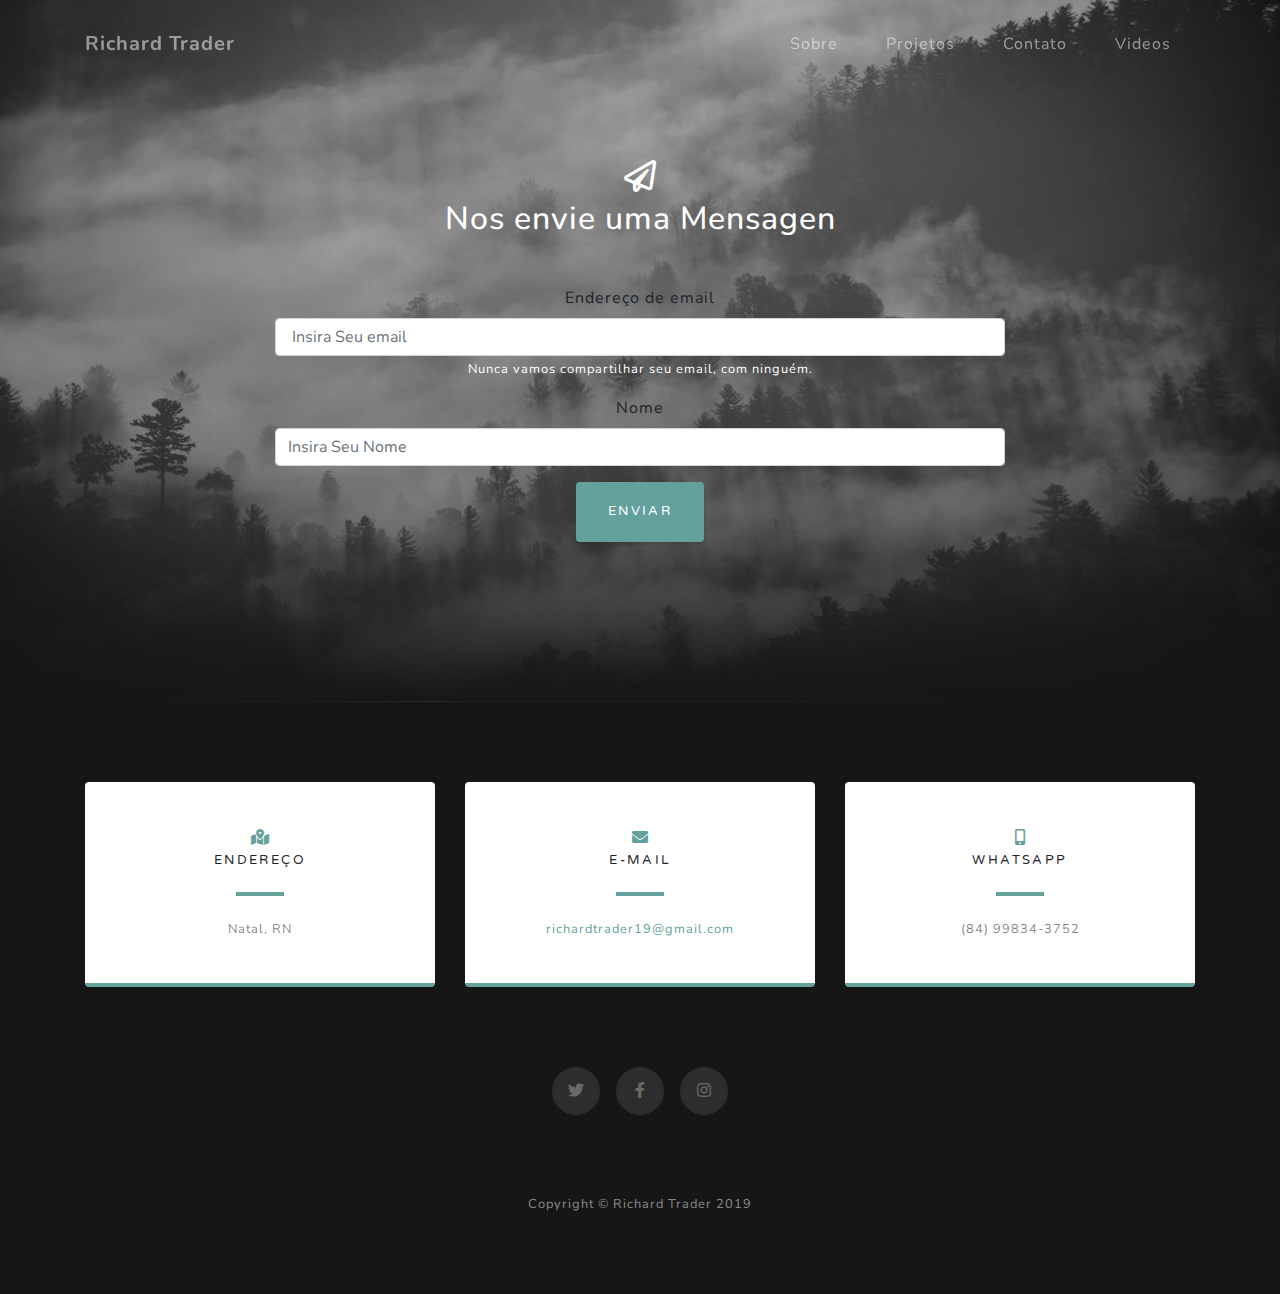
<file: contato.html>
<!DOCTYPE html>
<html lang="en">

<head>

  <meta charset="utf-8">
  <meta name="viewport" content="width=device-width, initial-scale=1, shrink-to-fit=no">
  <meta name="description" content="">
  <meta name="author" content="">

  <title>Mercado Financeiro/ Opções Binárias</title>

  <!-- Bootstrap core CSS -->
  <link href="vendor/bootstrap/css/bootstrap.min.css" rel="stylesheet">

  <!-- Custom fonts for this template -->
  <link href="vendor/fontawesome-free/css/all.min.css" rel="stylesheet">
  <link href="https://fonts.googleapis.com/css?family=Varela+Round" rel="stylesheet">
  <link href="https://fonts.googleapis.com/css?family=Nunito:200,200i,300,300i,400,400i,600,600i,700,700i,800,800i,900,900i" rel="stylesheet">

  <!-- Custom styles for this template -->
  <link href="css/grayscale.min.css" rel="stylesheet">


</head>

<body id="page-top">

  <!-- Navigation -->
  <nav class="navbar navbar-expand-lg navbar-light fixed-top" id="mainNav">
    <div class="container">
      <a class="navbar-brand js-scroll-trigger" href="index.html">Richard Trader</a>
      <button class="navbar-toggler navbar-toggler-right" type="button" data-toggle="collapse" data-target="#navbarResponsive" aria-controls="navbarResponsive" aria-expanded="false" aria-label="Toggle navigation">
        Menu
        <i class="fas fa-bars"></i>
      </button>
      <div class="collapse navbar-collapse" id="navbarResponsive">
        <ul class="navbar-nav ml-auto">
          <li class="nav-item">
            <a class="nav-link js-scroll-trigger" href="sobre.html">Sobre</a>
          </li>
          <li class="nav-item">
            <a class="nav-link js-scroll-trigger" href="projetos.html">Projetos</a>
          </li>
          <li class="nav-item">
            <a class="nav-link js-scroll-trigger" href="contato.html">Contato</a>
          </li>
          <li class="nav-item">
            <a class="nav-link js-scroll-trigger" href="videosrecomendados.html">Videos</a>
          </li>
        </ul>
      </div>
    </div>
  </nav>

  <!-- Signup Section -->
  <section id="signup" class="signup-section">
    <div class="container">
      <div class="row">
        <div class="col-md-10 col-lg-8 mx-auto text-center">

          <i class="far fa-paper-plane fa-2x mb-2 text-white"></i>
          <h2 class="text-white mb-5">Nos envie uma Mensagen</h2>

          <form>
  <div class="form-group">
    <label for="exampleInputEmail1">Endereço de email</label>
    <input type="email" class="form-control" id="exampleInputEmail1" aria-describedby="emailHelp" placeholder=" Insira Seu email" required="required">
    <small id="emailHelp" class=" text-white ">Nunca vamos compartilhar seu email, com ninguém.</small>
  </div>
  <div class="form-group">
    <label for="exampleInputPassword1">Nome</label>
    <input type="name" class="form-control" id="exampleInputName1" placeholder="Insira Seu Nome" required="required">
  </div>
  <div class="form-group form-check">
    <!-- <input type="checkbox" class="form-check-input" id="exampleCheck1"> -->
    <!-- <label class="form-check-label" for="exampleCheck1">Clique em mim</label> -->
  </div>
  <button type="submit" class="btn btn-primary">Enviar</button>
</form>

        </div>
      </div>
    </div>
  </section>

  <!-- Contact Section -->
  <section class="contact-section bg-black">
    <div class="container">

      <div class="row">

        <div class="col-md-4 mb-3 mb-md-0">
          <div class="card py-4 h-100">
            <div class="card-body text-center">
              <i class="fas fa-map-marked-alt text-primary mb-2"></i>
              <h4 class="text-uppercase m-0">Endereço</h4>
              <hr class="my-4">
              <div class="small text-black-50">Natal, RN</div>
            </div>
          </div>
        </div>

        <div class="col-md-4 mb-3 mb-md-0">
          <div class="card py-4 h-100">
            <div class="card-body text-center">
              <i class="fas fa-envelope text-primary mb-2"></i>
              <h4 class="text-uppercase m-0">E-mail</h4>
              <hr class="my-4">
              <div class="small text-black-50">
                <a href="#">richardtrader19@gmail.com</a>
              </div>
            </div>
          </div>
        </div>

        <div class="col-md-4 mb-3 mb-md-0">
          <div class="card py-4 h-100">
            <div class="card-body text-center">
              <i class="fas fa-mobile-alt text-primary mb-2"></i>
              <h4 class="text-uppercase m-0">Whatsapp</h4>
              <hr class="my-4">
              <div class="small text-black-50">(84) 99834-3752</div>
            </div>
          </div>
        </div>
      </div>

      <div class="social d-flex justify-content-center">
        <a href="#" class="mx-2">
          <i class="fab fa-twitter"></i>
        </a>
        <a href="#" class="mx-2">
          <i class="fab fa-facebook-f"></i>
        </a>
        <a href="#" class="mx-2">
          <i class="fab fa-instagram"></i>
        </a>
      </div>

    </div>
  </section>

  <!-- Footer -->
  <footer class="bg-black small text-center text-white-50">
    <div class="container">
      Copyright &copy; Richard Trader 2019
    </div>
  </footer>

  <!-- Bootstrap core JavaScript -->
  <script src="vendor/jquery/jquery.min.js"></script>
  <script src="vendor/bootstrap/js/bootstrap.bundle.min.js"></script>

  <!-- Plugin JavaScript -->
  <script src="vendor/jquery-easing/jquery.easing.min.js"></script>

  <!-- Custom scripts for this template -->
  <script src="js/grayscale.min.js"></script>

</body>

</html>
</file>
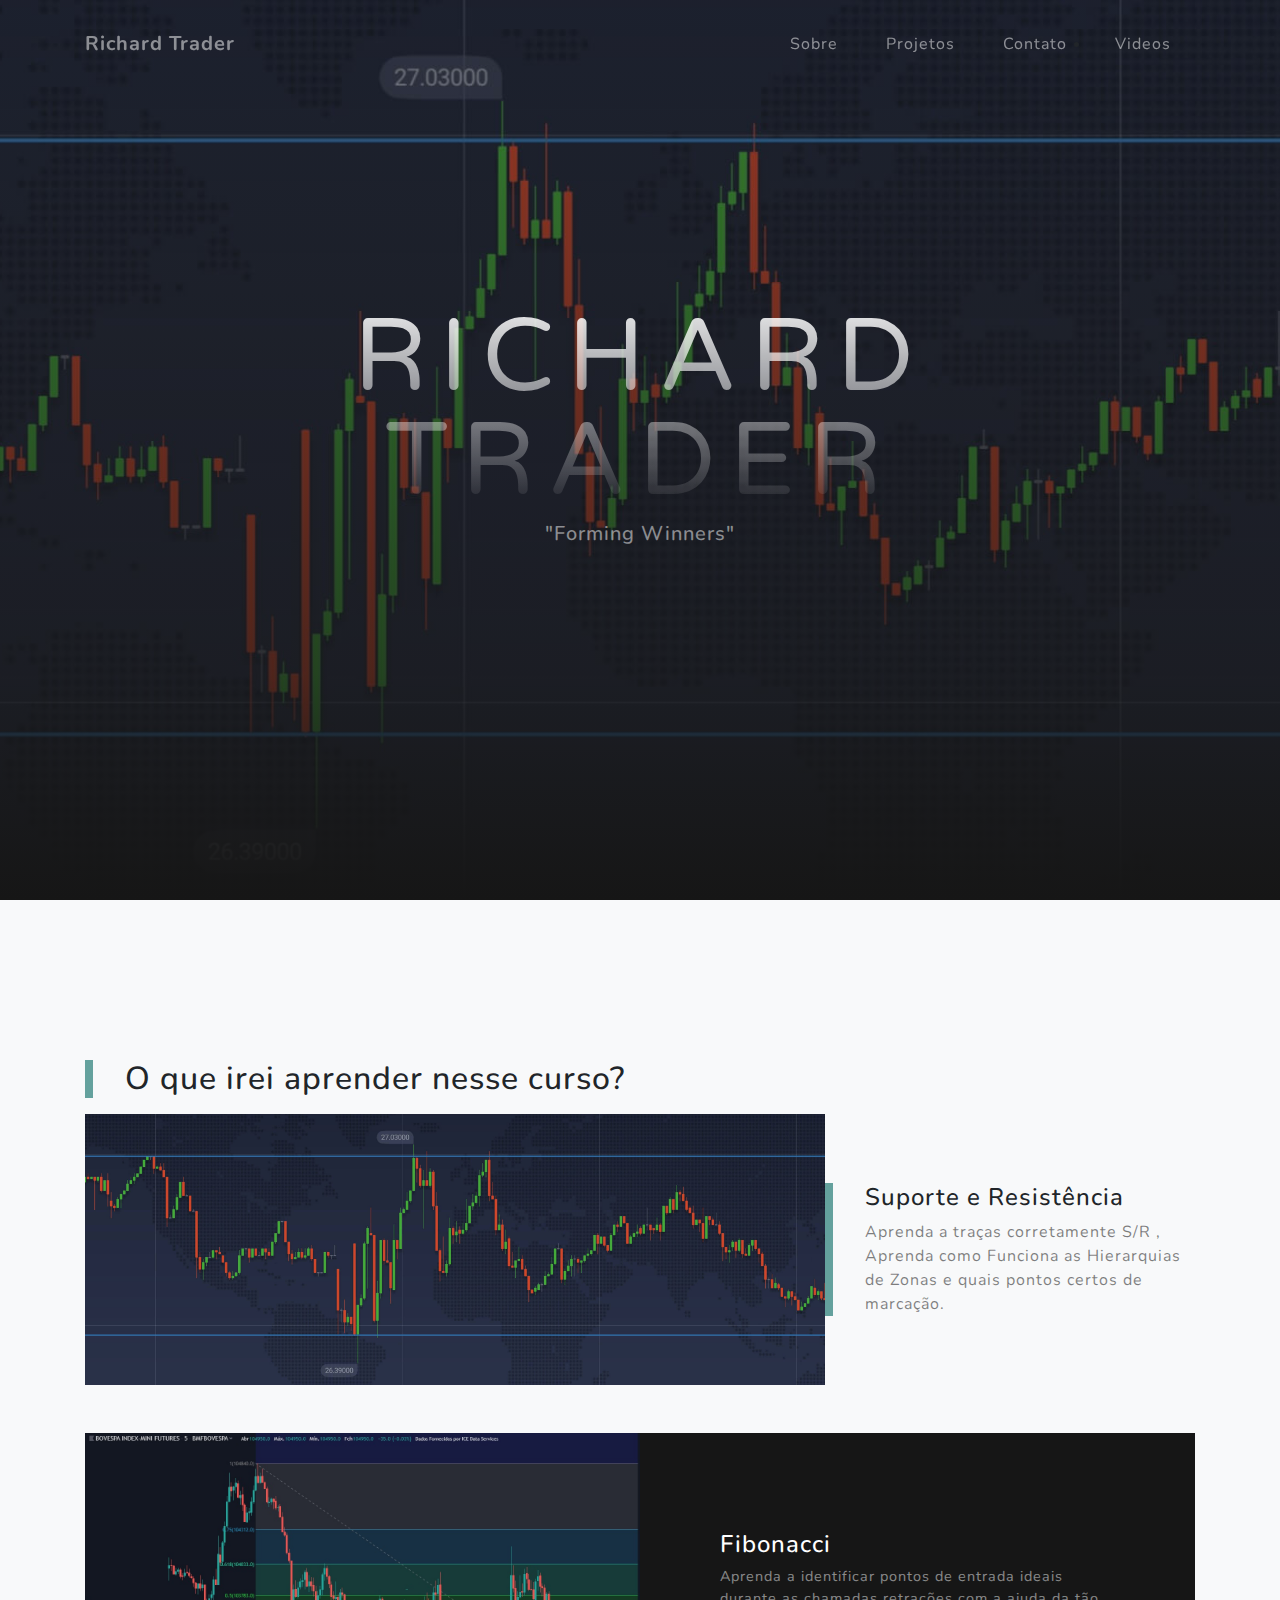
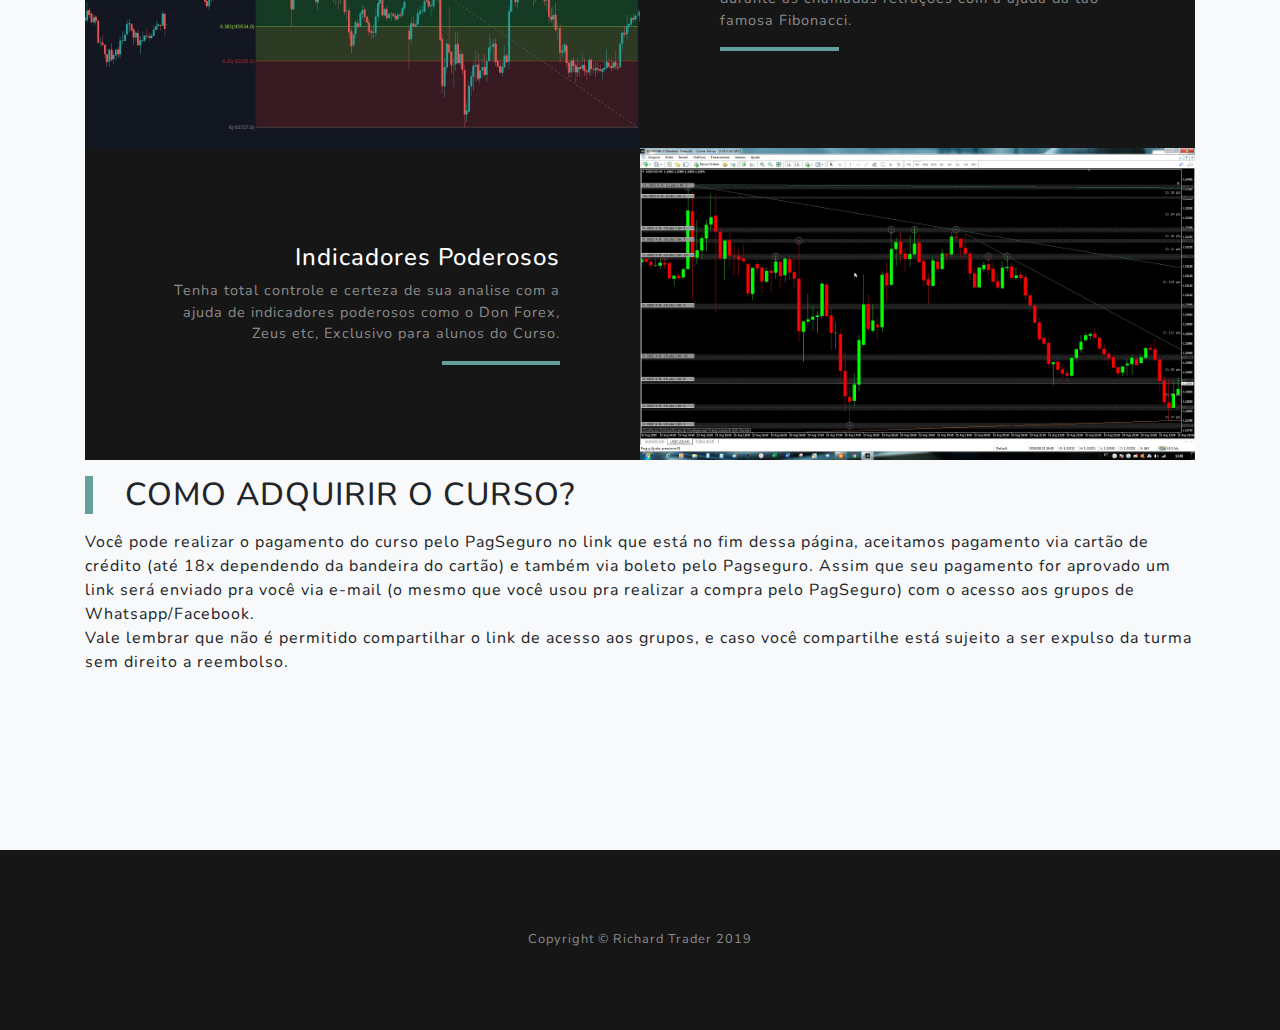
<file: projetos.html>
<!DOCTYPE html>
<html lang="en">

<head>

  <meta charset="utf-8">
  <meta name="viewport" content="width=device-width, initial-scale=1, shrink-to-fit=no">
  <meta name="description" content="">
  <meta name="author" content="">

  <title>Mercado Financeiro/ Opções Binárias</title>

  <!-- Bootstrap core CSS -->
  <link href="vendor/bootstrap/css/bootstrap.min.css" rel="stylesheet">

  <!-- Custom fonts for this template -->
  <link href="vendor/fontawesome-free/css/all.min.css" rel="stylesheet">
  <link href="https://fonts.googleapis.com/css?family=Varela+Round" rel="stylesheet">
  <link href="https://fonts.googleapis.com/css?family=Nunito:200,200i,300,300i,400,400i,600,600i,700,700i,800,800i,900,900i" rel="stylesheet">

  <!-- Custom styles for this template -->
  <link href="css/grayscale.min.css" rel="stylesheet">

</head>

<body id="page-top">

  <!-- Navigation -->
  <nav class="navbar navbar-expand-lg projectbg fixed-top" id="mainNav">
    <div class="container">
      <a class="navbar-brand js-scroll-trigger" href="index.html">Richard Trader</a>
      <button class="navbar-toggler navbar-toggler-right" type="button" data-toggle="collapse" data-target="#navbarResponsive" aria-controls="navbarResponsive" aria-expanded="false" aria-label="Toggle navigation">
        Menu
        <i class="fas fa-bars"></i>
      </button>
      <div class="collapse navbar-collapse" id="navbarResponsive">
        <ul class="navbar-nav ml-auto">
          <li class="nav-item">
            <a class="nav-link js-scroll-trigger" href="sobre.html">Sobre</a>
          </li>
          <li class="nav-item">
            <a class="nav-link js-scroll-trigger" href="projetos.html">Projetos</a>
          </li>
          <li class="nav-item">
            <a class="nav-link js-scroll-trigger" href="contato.html">Contato</a>
          </li>
        </ul>
        <li class="nav-item">
          <a class="nav-link js-scroll-trigger" href="videosrecomendados.html">Videos</a>
        </li>
      </div>
    </div>
  </nav>
  
  <!-- Header -->
  <header class="masthead">
    <div class="container d-flex h-100 align-items-center">
      <div class="mx-auto text-center">
        <h1 class="mx-auto my-0 text-uppercase">Richard Trader</h1>
        <h2 class="text-white-50 mx-auto mt-2 mb-5">"Forming Winners"</h2>
      </div>
    </div>
  </header>

  <!-- Projects Section -->
  <section id="projects" class="projects-section bg-light">
    <div class="container">
        <h2 class="featured-text text-center text-lg-left">O que irei aprender nesse curso?</h2>
		<p></p>
      <!-- Featured Project Row -->
      <div class="row align-items-center no-gutters mb-4 mb-lg-5">
        <div class="col-xl-8 col-lg-7">
          <img class="img-fluid mb-3 mb-lg-0" src="img/bg-masthead.jpg" alt="">
        </div>
        <div class="col-xl-4 col-lg-5">
          <div class="featured-text text-center text-lg-left">
            <h4>Suporte e Resistência</h4>
            <p class="text-black-50 mb-0">Aprenda a traças corretamente S/R , Aprenda como Funciona as Hierarquias de Zonas e quais pontos certos de marcação. </p>
          </div>
        </div>
      </div>

      <!-- Project One Row -->
      <div class="row justify-content-center no-gutters mb-5 mb-lg-0">
        <div class="col-lg-6">
          <img class="img-fluid" src="img/demo-image-01.jpg" alt="">
        </div>
        <div class="col-lg-6">
          <div class="bg-black text-center h-100 project">
            <div class="d-flex h-100">
              <div class="project-text w-100 my-auto text-center text-lg-left">
                <h4 class="text-white">Fibonacci</h4>
                <p class="mb-0 text-white-50"> Aprenda a identificar pontos de entrada ideais durante as chamadas retrações com a ajuda da tão famosa Fibonacci.</p>
                <hr class="d-none d-lg-block mb-0 ml-0">
              </div>
            </div>
          </div>
        </div>
      </div>

      <!-- Project Two Row -->
      <div class="row justify-content-center no-gutters">
        <div class="col-lg-6">
          <img class="img-fluid" src="img/demo-image-02.jpg" alt="">
        </div>
        <div class="col-lg-6 order-lg-first">
          <div class="bg-black text-center h-100 project">
            <div class="d-flex h-100">
              <div class="project-text w-100 my-auto text-center text-lg-right">
                <h4 class="text-white">Indicadores Poderosos</h4>
                <p class="mb-0 text-white-50">Tenha total controle e certeza de sua analise com a ajuda de indicadores poderosos como o Don Forex, Zeus etc, Exclusivo para alunos do Curso.</p>
                <hr class="d-none d-lg-block mb-0 mr-0">
              </div>			  
            </div>
          </div>
        </div>
      </div>
	  <p>
 <h2 class="featured-text text-center text-lg-left">COMO ADQUIRIR O CURSO?</h2>
 <p>
 <p class="mb-0 text-black">
Você pode realizar o pagamento do curso pelo PagSeguro no link que está no fim dessa página, aceitamos pagamento via cartão de crédito (até 18x dependendo da bandeira do cartão) e também via boleto pelo Pagseguro.

Assim que seu pagamento for aprovado um link será enviado pra você via e-mail (o mesmo que você usou pra realizar a compra pelo PagSeguro) com o acesso aos grupos de Whatsapp/Facebook.

​

<p>Vale lembrar que não é permitido compartilhar o link de acesso aos grupos, e caso você compartilhe está sujeito a ser expulso da turma sem direito a reembolso.</p>
    </div>
  </section>


  <!-- Footer -->
  <footer class="bg-black small text-center text-white-50">
    <div class="container">
      Copyright &copy; Richard Trader 2019
    </div>
  </footer>

  <!-- Bootstrap core JavaScript -->
  <script src="vendor/jquery/jquery.min.js"></script>
  <script src="vendor/bootstrap/js/bootstrap.bundle.min.js"></script>

  <!-- Plugin JavaScript -->
  <script src="vendor/jquery-easing/jquery.easing.min.js"></script>

  <!-- Custom scripts for this template -->
  <script src="js/grayscale.min.js"></script>

</body>

</html>
</file>
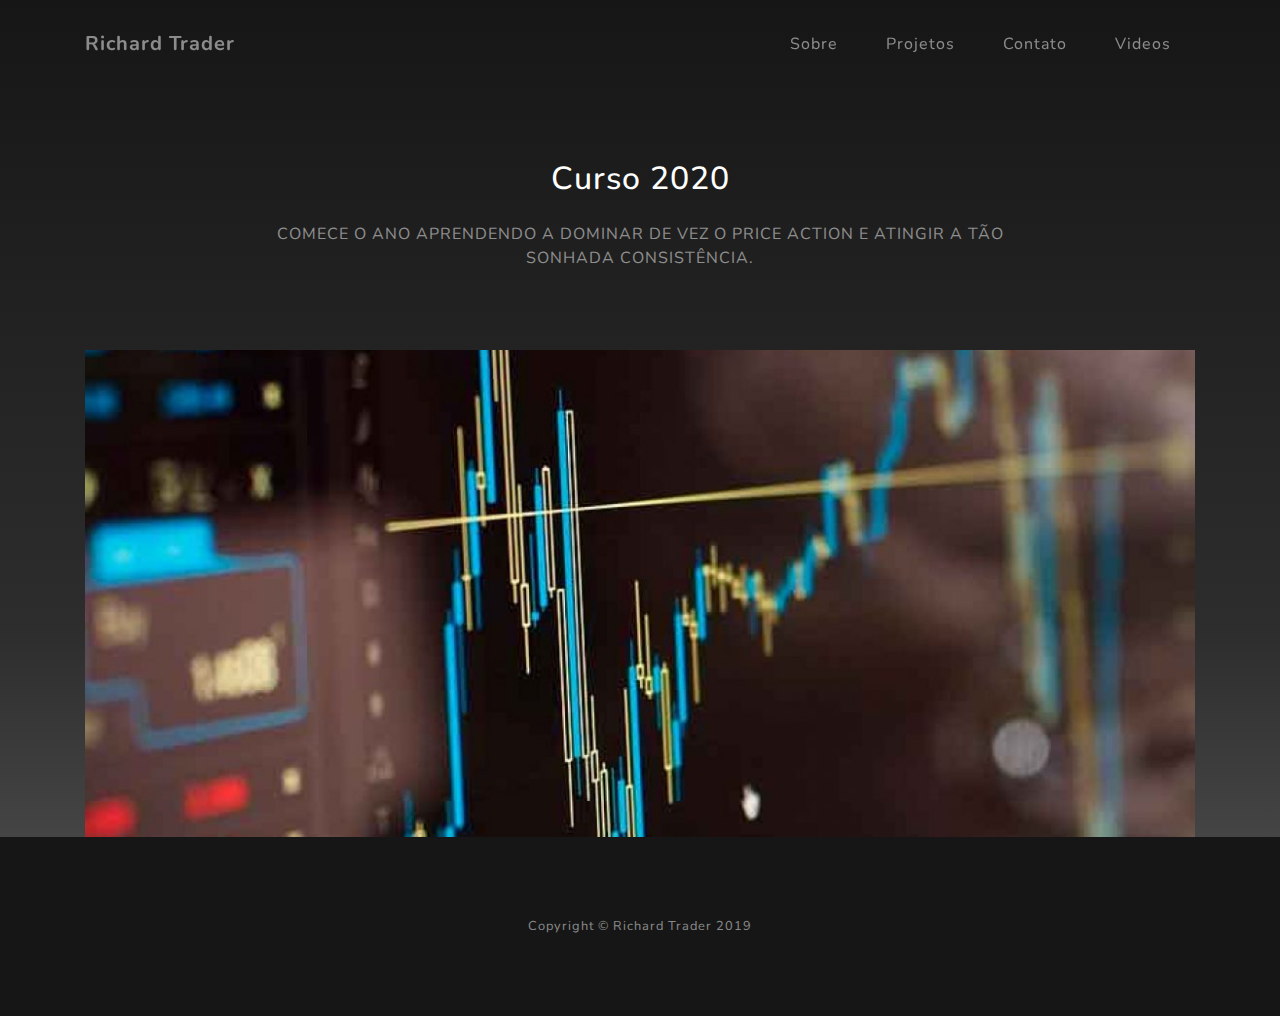
<file: sobre.html>
<!DOCTYPE html>
<html lang="en">

<head>

  <meta charset="utf-8">
  <meta name="viewport" content="width=device-width, initial-scale=1, shrink-to-fit=no">
  <meta name="description" content="">
  <meta name="author" content="">

  <title>Mercado Financeiro/ Opções Binárias</title>

  <!-- Bootstrap core CSS -->
  <link href="vendor/bootstrap/css/bootstrap.min.css" rel="stylesheet">

  <!-- Custom fonts for this template -->
  <link href="vendor/fontawesome-free/css/all.min.css" rel="stylesheet">
  <link href="https://fonts.googleapis.com/css?family=Varela+Round" rel="stylesheet">
  <link href="https://fonts.googleapis.com/css?family=Nunito:200,200i,300,300i,400,400i,600,600i,700,700i,800,800i,900,900i" rel="stylesheet">

  <!-- Custom styles for this template -->
  <link href="css/grayscale.min.css" rel="stylesheet">

</head>

<body id="page-top">

  <!-- Navigation -->
  <nav class="navbar navbar-expand-lg navbar-light fixed-top" id="mainNav">
    <div class="container">
      <a class="navbar-brand js-scroll-trigger" href="index.html">Richard Trader</a>
      <button class="navbar-toggler navbar-toggler-right" type="button" data-toggle="collapse" data-target="#navbarResponsive" aria-controls="navbarResponsive" aria-expanded="false" aria-label="Toggle navigation">
        Menu
        <i class="fas fa-bars"></i>
      </button>
      <div class="collapse navbar-collapse" id="navbarResponsive">
        <ul class="navbar-nav ml-auto">
          <li class="nav-item">
            <a class="nav-link js-scroll-trigger" href="sobre.html">Sobre</a>
          </li>
          <li class="nav-item">
            <a class="nav-link js-scroll-trigger" href="projetos.html">Projetos</a>
          </li>
          <li class="nav-item">
            <a class="nav-link js-scroll-trigger" href="contato.html">Contato</a>
          </li>
          <li class="nav-item">
            <a class="nav-link js-scroll-trigger" href="videosrecomendados.html">Videos</a>
          </li>
        </ul>
      </div>
    </div>
  </nav>

  <!-- About Section -->
  <section id="about" class="about-section text-center">
    <div class="container">
      <div class="row">
        <div class="col-lg-8 mx-auto">
          <h2 class="text-white mb-4">Curso 2020</h2>
          <p class="text-white-50">COMECE O ANO APRENDENDO A DOMINAR DE VEZ O PRICE ACTION
            E ATINGIR A TÃO SONHADA CONSISTÊNCIA.</p>
        </div>
      </div>
      <img src="img/candles.jpg" class="img-fluid" alt="">
    </div>
  </section>

  <!-- Footer -->
  <footer class="bg-black small text-center text-white-50">
    <div class="container">
      Copyright &copy; Richard Trader 2019
    </div>
  </footer>

  <!-- Bootstrap core JavaScript -->
  <script src="vendor/jquery/jquery.min.js"></script>
  <script src="vendor/bootstrap/js/bootstrap.bundle.min.js"></script>

  <!-- Plugin JavaScript -->
  <script src="vendor/jquery-easing/jquery.easing.min.js"></script>

  <!-- Custom scripts for this template -->
  <script src="js/grayscale.min.js"></script>

</body>

</html>
</file>
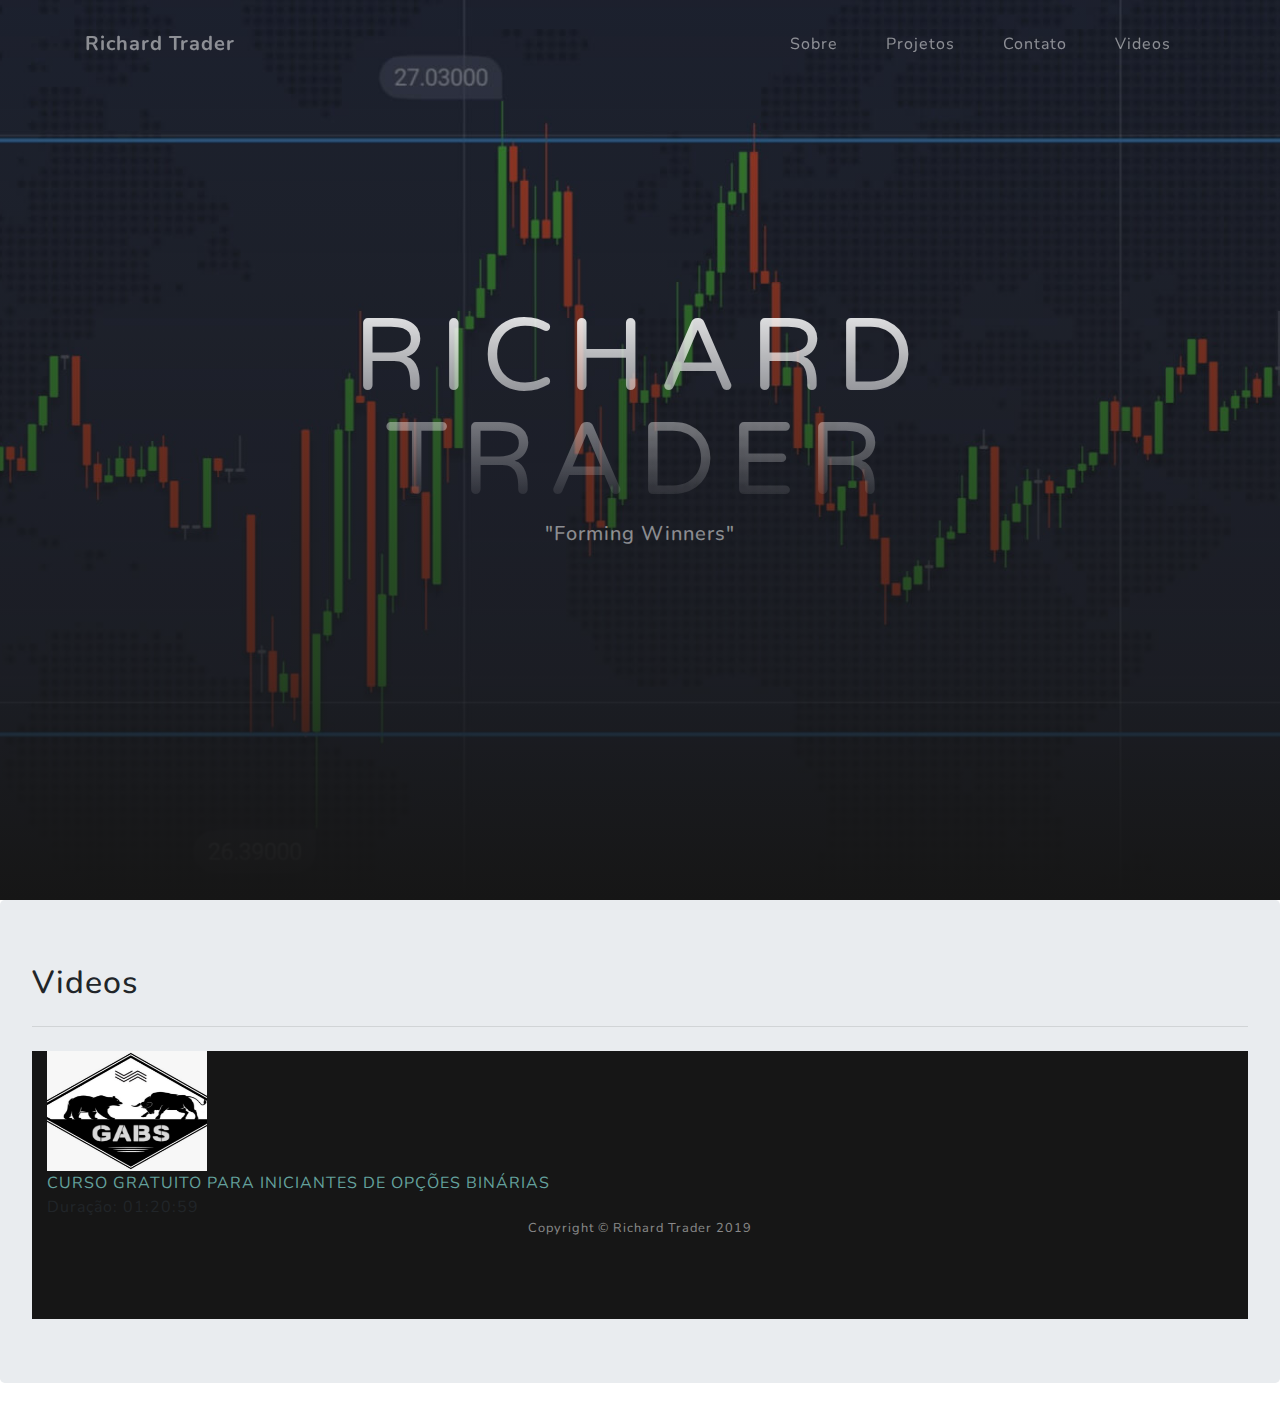
<file: videosrecomendados.html>
<!DOCTYPE html>
<html lang="en">

<head>

  <meta charset="utf-8">
  <meta name="viewport" content="width=device-width, initial-scale=1, shrink-to-fit=no">
  <meta name="description" content="">
  <meta name="author" content="">

  <title>Mercado Financeiro/ Opções Binárias</title>

  <!-- Bootstrap core CSS -->
  <link href="vendor/bootstrap/css/bootstrap.min.css" rel="stylesheet">

  <!-- Custom fonts for this template -->
  <link href="vendor/fontawesome-free/css/all.min.css" rel="stylesheet">
  <link href="https://fonts.googleapis.com/css?family=Varela+Round" rel="stylesheet">
  <link href="https://fonts.googleapis.com/css?family=Nunito:200,200i,300,300i,400,400i,600,600i,700,700i,800,800i,900,900i" rel="stylesheet">

  <!-- Custom styles for this template -->
  <link href="css/grayscale.min.css" rel="stylesheet">

</head>

<body id="page-top">

  <!-- Navigation -->
  <nav class="navbar navbar-expand-lg navbar-light fixed-top" id="mainNav">
    <div class="container">
      <a class="navbar-brand js-scroll-trigger" href="index.html">Richard Trader</a>
      <button class="navbar-toggler navbar-toggler-right" type="button" data-toggle="collapse" data-target="#navbarResponsive" aria-controls="navbarResponsive" aria-expanded="false" aria-label="Toggle navigation">
        Menu
        <i class="fas fa-bars"></i>
      </button>
      <div class="collapse navbar-collapse" id="navbarResponsive">
        <ul class="navbar-nav ml-auto">
          <li class="nav-item">
            <a class="nav-link js-scroll-trigger" href="sobre.html">Sobre</a>
          </li>
          <li class="nav-item">
            <a class="nav-link js-scroll-trigger" href="projetos.html">Projetos</a>
          </li>
          <li class="nav-item">
            <a class="nav-link js-scroll-trigger" href="contato.html">Contato</a>
          </li>
          <li class="nav-item">
            <a class="nav-link js-scroll-trigger" href="videosrecomendados.html">Videos</a>
          </li>
        </ul>
      </div>
    </div>
  </nav>

  <!-- Header -->
  <header class="masthead">
    <div class="container d-flex h-100 align-items-center">
      <div class="mx-auto text-center">
        <h1 class="mx-auto my-0 text-uppercase">Richard Trader</h1>
        <h2 class="text-white-50 mx-auto mt-2 mb-5">"Forming Winners"</h2>
      </div>
    </div>
  </header>
     
  <div class="jumbotron">
    <h2>Videos</h2>
    <hr class="my-4">
    
    <div class="fundo container float-left">
      <a href="https://www.youtube.com/watch?v=U7KjqbMKSQw">
        <div class="videosItem">
            <img src="/img/gabs.jpg" width="160" height="120">
            <figcaption>CURSO GRATUITO PARA INICIANTES DE OPÇÕES BINÁRIAS</figcaption>
        </div>
      </a>
            
      <div class=>
        <a href="https://www.youtube.com/watch?v=U7KjqbMKSQw"></a>	
          <strong></strong>
            <div >
                <span >Duração:</span>
          
                <span >01:20:59</span>
            </div>
                  
    </div>
  </div>

  <!-- Footer -->
  <footer class="bg-black small text-center text-white-50">
    <div class="container">
      Copyright &copy; Richard Trader 2019
    </div>
  </footer>

  <!-- Bootstrap core JavaScript -->
  <script src="vendor/jquery/jquery.min.js"></script>
  <script src="vendor/bootstrap/js/bootstrap.bundle.min.js"></script>

  <!-- Plugin JavaScript -->
  <script src="vendor/jquery-easing/jquery.easing.min.js"></script>

  <!-- Custom scripts for this template -->
  <script src="js/grayscale.min.js"></script>

</body>

</html>
</file>
<file: css/grayscale.min.css>
/*!
 * Start Bootstrap - Grayscale v5.0.9 (https://startbootstrap.com/template-overviews/grayscale)
 * Copyright 2013-2019 Start Bootstrap
 * Licensed under MIT (https://github.com/BlackrockDigital/startbootstrap-grayscale/blob/master/LICENSE)
 */#mainNav{min-height:56px;background-color:#fff}#mainNav .navbar-toggler{font-size:80%;padding:.75rem;color:#64a19d;border:1px solid #64a19d}#mainNav .navbar-toggler:focus{outline:0}#mainNav .navbar-brand{color:#161616;font-weight:700;padding:.9rem 0}#mainNav .navbar-nav .nav-item:hover{color:fade(white,80%);outline:0;background-color:transparent}#mainNav .navbar-nav .nav-item:active,#mainNav .navbar-nav .nav-item:focus{outline:0;background-color:transparent}@media (min-width:992px){#mainNav{padding-top:0;padding-bottom:0;border-bottom:none;background-color:transparent;transition:background-color .3s ease-in-out}#mainNav .navbar-brand{padding:.5rem 0;color:rgba(255,255,255,.5)}#mainNav .nav-link{transition:none;padding:2rem 1.5rem;color:rgba(255,255,255,.5)}#mainNav .nav-link:hover{color:rgba(255,255,255,.75)}#mainNav .nav-link:active{color:#fff}#mainNav.navbar-shrink{background-color:#fff}#mainNav.navbar-shrink .navbar-brand{color:#161616}#mainNav.navbar-shrink .nav-link{color:#161616;padding:1.5rem 1.5rem 1.25rem;border-bottom:.25rem solid transparent}#mainNav.navbar-shrink .nav-link:hover{color:#64a19d}#mainNav.navbar-shrink .nav-link:active{color:#467370}#mainNav.navbar-shrink .nav-link.active{color:#64a19d;outline:0;border-bottom:.25rem solid #64a19d}}.masthead{position:relative;width:100%;height:auto;min-height:35rem;padding:15rem 0;background:linear-gradient(to bottom,rgba(22,22,22,.3) 0,rgba(22,22,22,.7) 75%,#161616 100%),url(../img/bg-masthead.jpg);background-position:center;background-repeat:no-repeat;background-attachment:scroll;background-size:cover}.masthead h1{font-family:'Varela Round';font-size:2.5rem;line-height:2.5rem;letter-spacing:.8rem;background:-webkit-linear-gradient(rgba(255,255,255,.9),rgba(255,255,255,0));-webkit-text-fill-color:transparent;-webkit-background-clip:text}.masthead h2{max-width:20rem;font-size:1rem}@media (min-width:768px){.masthead h1{font-size:4rem;line-height:4rem}}@media (min-width:992px){.masthead{height:100vh;padding:0}.masthead h1{font-size:6.5rem;line-height:6.5rem;letter-spacing:.8rem}.masthead h2{max-width:30rem;font-size:1.25rem}}.btn{box-shadow:0 .1875rem .1875rem 0 rgba(0,0,0,.1)!important;padding:1.25rem 2rem;font-family:'Varela Round';font-size:80%;text-transform:uppercase;letter-spacing:.15rem;border:0}.btn-primary{background-color:#64a19d}.btn-primary:hover{background-color:#4f837f}.btn-primary:focus{background-color:#4f837f;color:#fff}.btn-primary:active{background-color:#467370!important}.about-section{padding-top:10rem;background:linear-gradient(to bottom,#161616 0,rgba(22,22,22,.9) 75%,rgba(22,22,22,.8) 100%)}.about-section p{margin-bottom:5rem}.projects-section{padding:10rem 0}.projects-section .featured-text{padding:2rem}@media (min-width:992px){.projects-section .featured-text{padding:0 0 0 2rem;border-left:.5rem solid #64a19d}}.projects-section .project-text{padding:3rem;font-size:90%}@media (min-width:992px){.projects-section .project-text{padding:5rem}.projects-section .project-text hr{border-color:#64a19d;border-width:.25rem;width:30%}}.signup-section{padding:10rem 0;background:linear-gradient(to bottom,rgba(22,22,22,.1) 0,rgba(22,22,22,.5) 75%,#161616 100%),url(../img/bg-signup.jpg);background-position:center;background-repeat:no-repeat;background-attachment:scroll;background-size:cover}.signup-section .form-inline input{box-shadow:0 .1875rem .1875rem 0 rgba(0,0,0,.1)!important;padding:1.25rem 2rem;height:auto;font-family:'Varela Round';font-size:80%;text-transform:uppercase;letter-spacing:.15rem;border:0}.contact-section{padding:5rem 0 0}.contact-section .card{border:0;border-bottom:.25rem solid #64a19d}.contact-section .card h4{font-size:.8rem;font-family:'Varela Round';text-transform:uppercase;letter-spacing:.15rem}.contact-section .card hr{border-color:#64a19d;border-width:.25rem;width:3rem}.contact-section .social{margin-top:5rem}.contact-section .social a{text-align:center;height:3rem;width:3rem;background:rgba(255,255,255,.1);border-radius:100%;line-height:3rem;color:rgba(255,255,255,.3)}.contact-section .social a:hover{color:rgba(255,255,255,.5)}.contact-section .social a:active{color:#fff}body{font-family:Nunito;letter-spacing:.0625em}a{color:#64a19d}a:focus,a:hover{text-decoration:none;color:#3c6360}.bg-black{background-color:#161616!important}.bg-primary{background-color:#64a19d!important}.text-primary{color:#64a19d!important}footer{padding:5rem 0}
</file>
